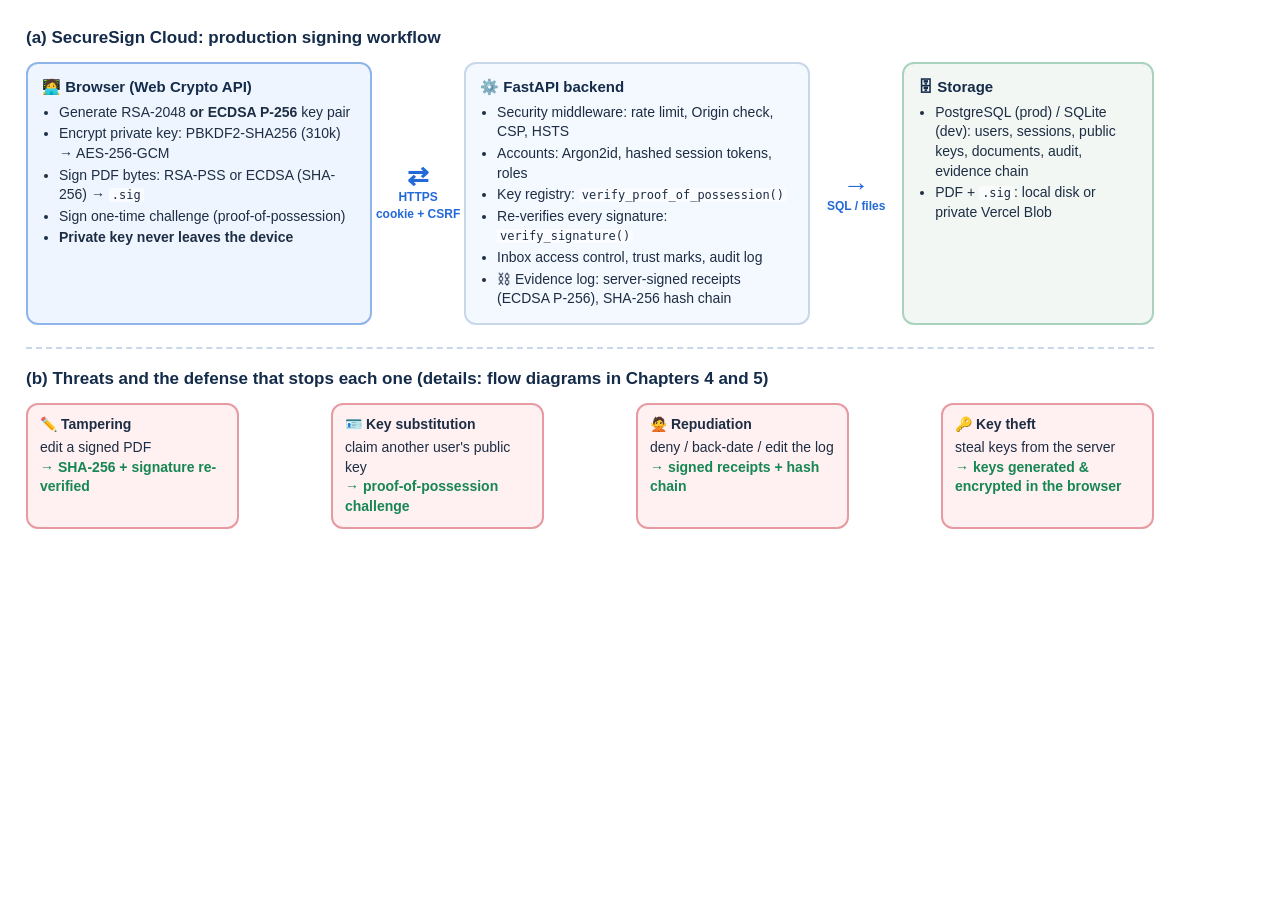
<file: tools/architecture.html>
<!DOCTYPE html>
<html><head><meta charset="utf-8"><style>
body{margin:0;background:#fff;font:14px/1.4 -apple-system,"Segoe UI",Arial,sans-serif;color:#1d2d43}
#d{width:1180px;padding:22px 26px;box-sizing:border-box}
h2{font-size:17px;margin:4px 0 12px;color:#142b4a}
.row{display:flex;align-items:stretch;gap:0}
.box{border:2px solid #c9d7ea;border-radius:12px;padding:12px 14px;background:#f8fbff;flex:1}
.box h3{margin:0 0 6px;font-size:15px;color:#142b4a}
.box ul{margin:0;padding-left:17px}.box li{margin:2px 0}
.arrow{display:flex;flex-direction:column;justify-content:center;align-items:center;width:92px;color:#2469d8;font-weight:700;font-size:12px;text-align:center}
.arrow b{font-size:26px;line-height:1}
.browser{background:#eef5ff;border-color:#8fb4ea}.server{background:#f4f8ff}.data{background:#f2f7f4;border-color:#a9d3bc}
.lab{margin-top:22px;border-top:2px dashed #c9d7ea;padding-top:14px}
.actor{border-radius:12px;padding:10px 12px;flex:1;border:2px solid}
.a1{background:#eef5ff;border-color:#8fb4ea}.a2{background:#f6f6f6;border-color:#cfcfcf}.a3{background:#fff0f1;border-color:#e79aa1}.a4{background:#effaf3;border-color:#8fcfaa}
.actor h3{margin:0 0 4px;font-size:14px}
.bug{color:#c53b45;font-weight:700}.fix{color:#168653;font-weight:700}
code{font:12px Menlo,Consolas,monospace;background:#ffffffaa;padding:0 3px;border-radius:3px}
.legend{margin-top:10px;font-size:12.5px;color:#52647b}
</style></head><body><div id="d">
<h2>(a) SecureSign Cloud: production signing workflow</h2>
<div class="row">
  <div class="box browser"><h3>🧑‍💻 Browser (Web Crypto API)</h3><ul>
    <li>Generate RSA-2048 <b>or ECDSA P-256</b> key pair</li>
    <li>Encrypt private key: PBKDF2-SHA256 (310k) → AES-256-GCM</li>
    <li>Sign PDF bytes: RSA-PSS or ECDSA (SHA-256) → <code>.sig</code></li>
    <li>Sign one-time challenge (proof-of-possession)</li>
    <li><b>Private key never leaves the device</b></li></ul></div>
  <div class="arrow"><b>⇄</b>HTTPS<br>cookie + CSRF</div>
  <div class="box server"><h3>⚙️ FastAPI backend</h3><ul>
    <li>Security middleware: rate limit, Origin check, CSP, HSTS</li>
    <li>Accounts: Argon2id, hashed session tokens, roles</li>
    <li>Key registry: <code>verify_proof_of_possession()</code></li>
    <li>Re-verifies every signature: <code>verify_signature()</code></li>
    <li>Inbox access control, trust marks, audit log</li>
    <li>⛓ Evidence log: server-signed receipts (ECDSA P-256), SHA-256 hash chain</li></ul></div>
  <div class="arrow"><b>→</b>SQL / files</div>
  <div class="box data" style="flex:.7"><h3>🗄 Storage</h3><ul>
    <li>PostgreSQL (prod) / SQLite (dev): users, sessions, public keys, documents, audit, evidence chain</li>
    <li>PDF + <code>.sig</code>: local disk or private Vercel Blob</li></ul></div>
</div>
<div class="lab">
<h2>(b) Threats and the defense that stops each one (details: flow diagrams in Chapters 4 and 5)</h2>
<div class="row">
  <div class="actor a3"><h3>✏️ Tampering</h3>edit a signed PDF<br><span class="fix">→ SHA-256 + signature re-verified</span></div>
  <div class="arrow"></div>
  <div class="actor a3"><h3>🪪 Key substitution</h3>claim another user's public key<br><span class="fix">→ proof-of-possession challenge</span></div>
  <div class="arrow"></div>
  <div class="actor a3"><h3>🙅 Repudiation</h3>deny / back-date / edit the log<br><span class="fix">→ signed receipts + hash chain</span></div>
  <div class="arrow"></div>
  <div class="actor a3"><h3>🔑 Key theft</h3>steal keys from the server<br><span class="fix">→ keys generated &amp; encrypted in the browser</span></div>
</div>
</div>
</div></div></body></html>
</file>
